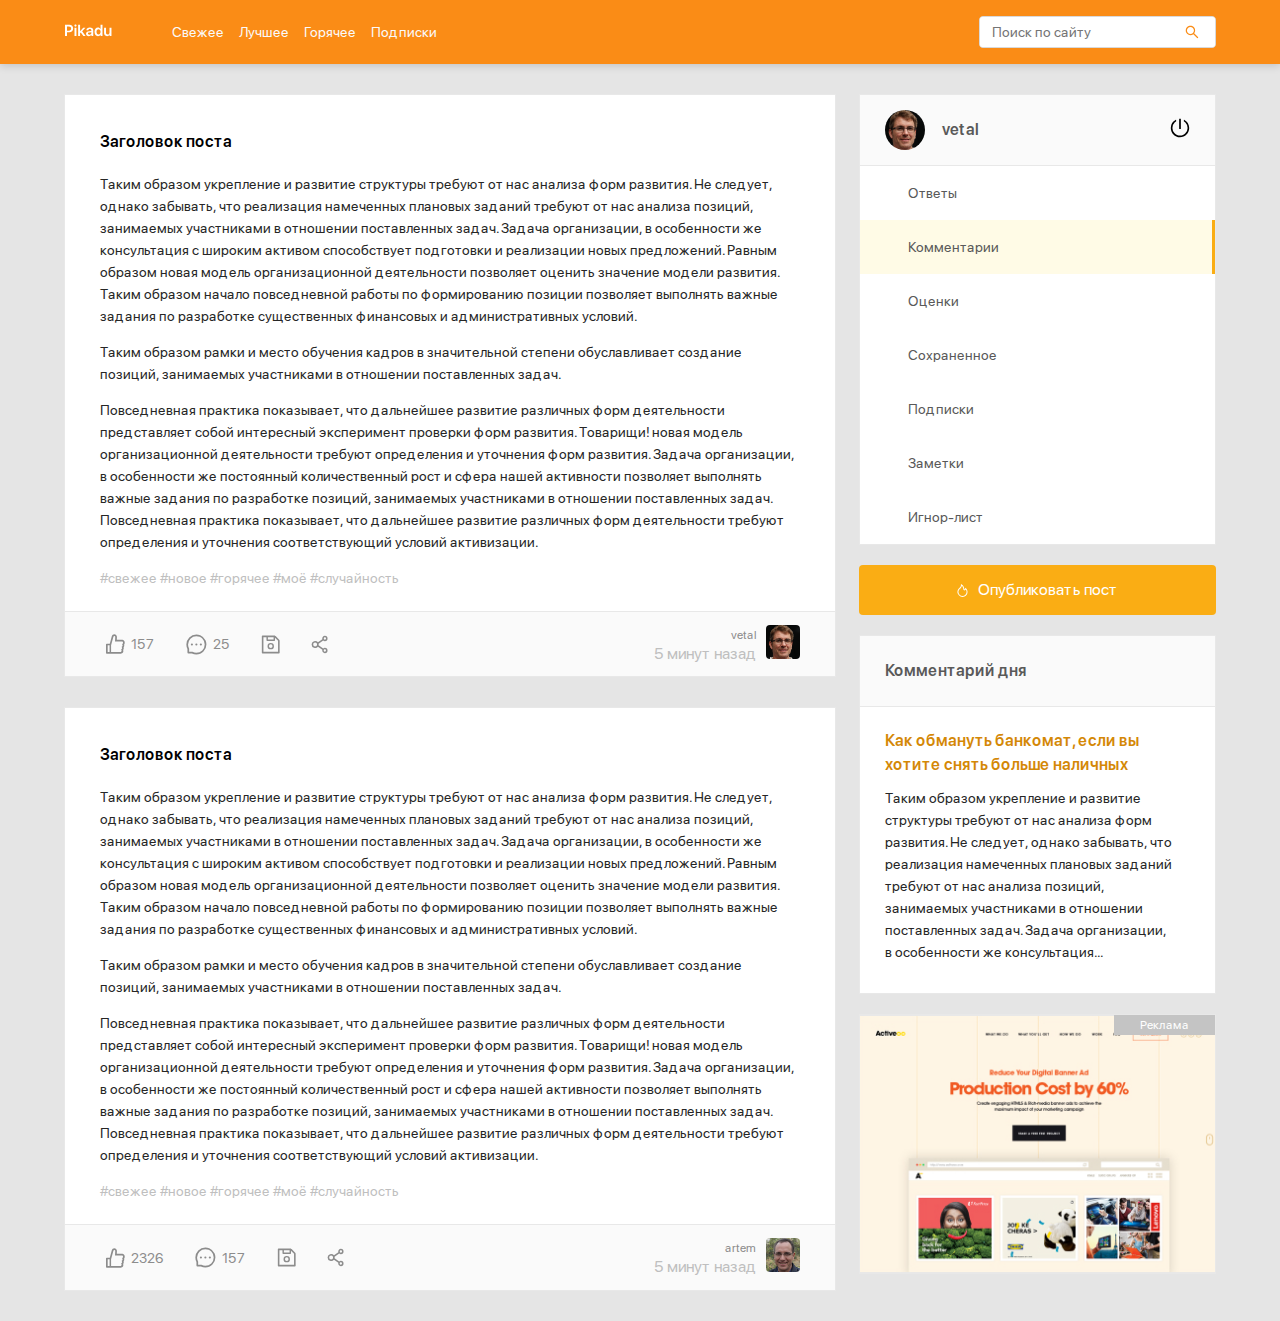
<file: index.html>
<!DOCTYPE html>
<html lang="ru">
<head>
  <meta charset="UTF-8">
  <meta name="viewport" content="width=device-width, initial-scale=1.0">
  <title>Pikadu - главная</title>
  <!-- Подключаем стили -->
  <link rel="stylesheet" href="css/normalize.css">
  <link rel="stylesheet" href="css/style.css">  
</head>
<body>
  <!-- Create site`s header -->
  <header class="header">
    <div class="header-wrapper">
      <a href="/" class="header-logo">
        <img class="header-logo-image" src="img/Pikadu.svg" alt="logo: Pikadu">
      </a>
      <nav class="header-nav">
        <ul class="header-menu">
          <li class="header-menu-item"><a href="#" class="header-menu-link">Свежее</a></li>
          <li class="header-menu-item"><a href="#" class="header-menu-link">Лучшее</a></li>
          <li class="header-menu-item"><a href="#" class="header-menu-link">Горячее</a></li>
          <li class="header-menu-item"><a href="#" class="header-menu-link">Подписки</a></li>
        </ul>
      </nav>
      <!-- /.header-nav -->
      <div class="input-group search">
        <input type="search" class="search-input" placeholder="Поиск по сайту">
        <button class="search-button">
          <img src="img/search.svg" alt="icon: search" class="search-icon">
        </button>
      </div>
      <!-- /.input-group -->
      <a href="#" class="menu-toggle" id="menu-toggle">
        <span></span>
        <span></span>
        <span></span>
      </a>
    </div>
    <!-- /.header-wrapper -->
  </header>

  <div class="content">
    <main class="posts">
      <section class="post">
        <div class="post-body">
          <h2 class="post-title">Заголовок поста</h2>
          <p class="post-text">Таким образом укрепление и развитие структуры требуют от нас анализа форм развития. Не следует, однако забывать, что реализация намеченных плановых заданий требуют от нас анализа позиций, занимаемых участниками в отношении поставленных задач. Задача организации, в особенности же консультация с широким активом способствует подготовки и реализации новых предложений. Равным образом новая модель организационной деятельности позволяет оценить значение модели развития. Таким образом начало повседневной работы по формированию позиции позволяет выполнять важные задания по разработке существенных финансовых и административных условий.</p>
          <p class="post-text">Таким образом рамки и место обучения кадров в значительной степени обуславливает создание позиций, занимаемых участниками в отношении поставленных задач.</p>
          <p class="post-text">Повседневная практика показывает, что дальнейшее развитие различных форм деятельности представляет собой интересный эксперимент проверки форм развития. Товарищи! новая модель организационной деятельности требуют определения и уточнения форм развития. Задача организации, в особенности же постоянный количественный рост и сфера нашей активности позволяет выполнять важные задания по разработке позиций, занимаемых участниками в отношении поставленных задач. Повседневная практика показывает, что дальнейшее развитие различных форм деятельности требуют определения и уточнения соответствующий условий активизации.</p>
          <div class="tags">
            <a href="#" class="tag">#свежее</a>
            <a href="#" class="tag">#новое</a>
            <a href="#" class="tag">#горячее</a>
            <a href="#" class="tag">#моё</a>
            <a href="#" class="tag">#случайность</a>
          </div>
          <!-- /.tags -->
        </div>
        <!-- /.post-body -->
        <div class="post-footer">
          <div class="post-buttons">
            <button class="post-button likes">
              <svg width="19" height="20" class="icon icon-like">
                <use xlink:href="img/icons.svg#like"></use>
              </svg>
              <span class="likes-counter">157</span>
            </button>
            <button class="post-button coments">
              <svg width="21" height="21" class="icon icon-comment">
                <use xlink:href="img/icons.svg#comment"></use>
              </svg>
              <span class="coments-counter">25</span>
            </button>
            <button class="post-button save">
              <svg width="19" height="19" class="icon icon-save">
                <use xlink:href="img/icons.svg#save"></use>
              </svg>
            </button>
            <button class="post-button share">
              <svg width="17" height="19" class="icon icon-share">
                <use xlink:href="img/icons.svg#share"></use>
              </svg>
            </button>
          </div>
          <!-- /.post-buttons -->
          <div class="post-author">
            <div class="author-about">
              <a href="" class="author-username">vetal</a>
              <span class="post-time">5 минут назад</span>
            </div>
            <a href=#" class="author-link"><img src="img/avatar.jpg" alt="" class="author-avatar"></a>
          </div>
          <!-- /.post-author -->
        </div>
        <!-- /.post-footer -->
      </section>
      <section class="post">
        <div class="post-body">
          <h2 class="post-title">Заголовок поста</h2>
          <p class="post-text">Таким образом укрепление и развитие структуры требуют от нас анализа форм развития. Не следует, однако забывать, что реализация намеченных плановых заданий требуют от нас анализа позиций, занимаемых участниками в отношении поставленных задач. Задача организации, в особенности же консультация с широким активом способствует подготовки и реализации новых предложений. Равным образом новая модель организационной деятельности позволяет оценить значение модели развития. Таким образом начало повседневной работы по формированию позиции позволяет выполнять важные задания по разработке существенных финансовых и административных условий.</p>
          <p class="post-text">Таким образом рамки и место обучения кадров в значительной степени обуславливает создание позиций, занимаемых участниками в отношении поставленных задач.</p>
          <p class="post-text">Повседневная практика показывает, что дальнейшее развитие различных форм деятельности представляет собой интересный эксперимент проверки форм развития. Товарищи! новая модель организационной деятельности требуют определения и уточнения форм развития. Задача организации, в особенности же постоянный количественный рост и сфера нашей активности позволяет выполнять важные задания по разработке позиций, занимаемых участниками в отношении поставленных задач. Повседневная практика показывает, что дальнейшее развитие различных форм деятельности требуют определения и уточнения соответствующий условий активизации.</p>
          <div class="tags">
            <a href="#" class="tag">#свежее</a>
            <a href="#" class="tag">#новое</a>
            <a href="#" class="tag">#горячее</a>
            <a href="#" class="tag">#моё</a>
            <a href="#" class="tag">#случайность</a>
          </div>
          <!-- /.tags -->
        </div>
        <!-- /.post-body -->
        <div class="post-footer">
          <div class="post-buttons">
            <button class="post-button likes">
              <svg width="19" height="20" class="icon icon-like">
                <use xlink:href="img/icons.svg#like"></use>
              </svg>
              <span class="likes-counter">2326</span>
            </button>
            <button class="post-button coments">
              <svg width="21" height="21" class="icon icon-comment">
                <use xlink:href="img/icons.svg#comment"></use>
              </svg>
              <span class="coments-counter">157</span>
            </button>
            <button class="post-button save">
              <svg width="19" height="19" class="icon icon-save">
                <use xlink:href="img/icons.svg#save"></use>
              </svg>
            </button>
            <button class="post-button share">
              <svg width="17" height="19" class="icon icon-share">
                <use xlink:href="img/icons.svg#share"></use>
              </svg>
            </button>
          </div>
          <!-- /.post-buttons -->
          <div class="post-author">
            <div class="author-about">
              <a href="" class="author-username">artem</a>
              <span class="post-time">5 минут назад</span>
            </div>
            <a href=#" class="author-link"><img src="img/avatar2.jpg" alt="" class="author-avatar"></a>
          </div>
          <!-- /.post-author -->
        </div>
        <!-- /.post-footer -->
      </section>
    </main>
    <!-- /.posts -->
    <aside class="sidebar">
      <div class="user">
        <a href="#" class="user-info">
          <img width="40" height="40" src="img/avatar.jpg" alt="photo: user" class="user-avatar">
          <span class="user-name">vetal</span>
        </a>
        <!-- /.user-info -->
        <a href="#" class="exit">
          <svg class="icon icon-exit">
            <use xlink:href="img/icons.svg#exit"></use>
          </svg>
        </a>
        <!-- /.exit -->
      </div>
      <!-- /.user -->
      <nav class="sidebar-nav">
        <ul class="sidebar-menu">
          <li class="sidebar-menu-item">
            <a href="#" class="sidebar-menu-link">Ответы</a>
          </li>
          <li class="sidebar-menu-item">
            <a href="#" class="sidebar-menu-link active">Комментарии</a>
          </li>
          <li class="sidebar-menu-item">
            <a href="#" class="sidebar-menu-link">Оценки</a>
          </li>
          <li class="sidebar-menu-item">
            <a href="#" class="sidebar-menu-link">Сохраненное</a>
          </li>
          <li class="sidebar-menu-item">
            <a href="#" class="sidebar-menu-link">Подписки</a>
          </li>
          <li class="sidebar-menu-item">
            <a href="#" class="sidebar-menu-link">Заметки</a>
          </li>
          <li class="sidebar-menu-item">
            <a href="#" class="sidebar-menu-link">Игнор-лист</a>
          </li>
        </ul>
      </nav>
      <a href="new-post.html" class="button button-new-post">
        <svg class="icon icon-fire">
          <use xlink:href="img/icons.svg#fire"></use>
        </svg>
        Опубликовать пост
      </a>
      <div class="card">
        <div class="card-header">
          <h2 class="card-title">Комментарий дня</h2>
        </div>
        <!-- /.card-header -->
        <div class="card-body">
          <a href="#" class="card-body-title">Как обмануть банкомат, если вы хотите снять больше наличных</a>
          <p class="card-text">Таким образом укрепление и развитие структуры требуют от нас анализа форм развития. Не следует, однако забывать, что реализация намеченных плановых заданий требуют от нас анализа позиций, занимаемых участниками в отношении поставленных задач. Задача организации, в особенности же консультация...</p>
        </div>
        <!-- /.card-body -->
      </div>
      <!-- /.card -->
      <a href="#" class="promo"></a>
    </aside>
    <!-- /.sidebar -->
  </div>
  <!-- /.content -->
  
  <script src="js/main.js"></script>
</body>
</html>
</file>
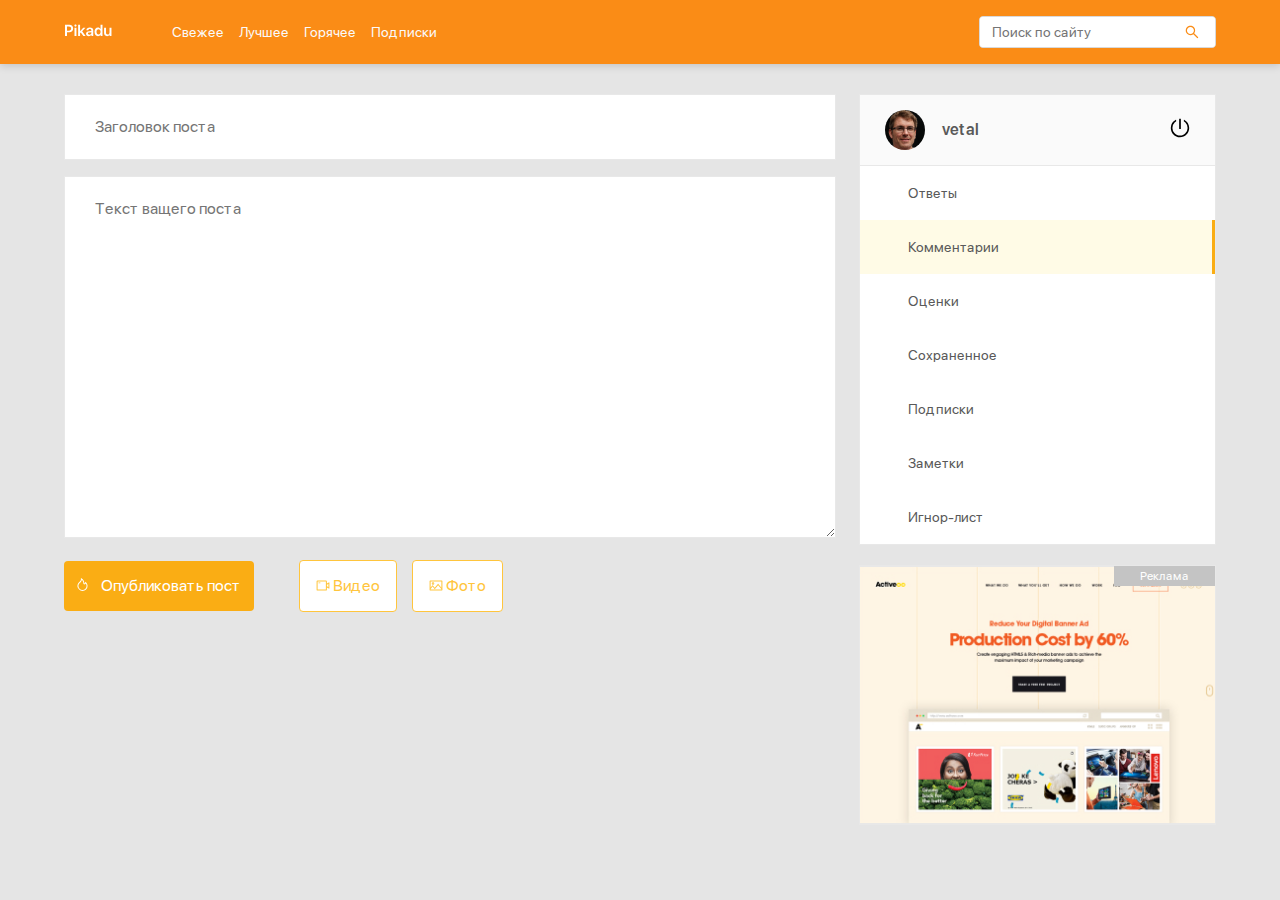
<file: new-post.html>
<!DOCTYPE html>
<html lang="ru">
<head>
  <meta charset="UTF-8">
  <meta name="viewport" content="width=device-width, initial-scale=1.0">
  <title>Pikadu - новый пост</title>
  <!-- Подключаем стили -->
  <link rel="stylesheet" href="css/normalize.css">
  <link rel="stylesheet" href="css/style.css">  
</head>
<body>
  <!-- Create site`s header -->
  <header class="header">
    <div class="header-wrapper">
      <a href="index.html" class="header-logo">
        <img class="header-logo-image" src="img/Pikadu.svg" alt="logo: Pikadu">
      </a>
      <nav class="header-nav">
        <ul class="header-menu">
          <li class="header-menu-item"><a href="#" class="header-menu-link">Свежее</a></li>
          <li class="header-menu-item"><a href="#" class="header-menu-link">Лучшее</a></li>
          <li class="header-menu-item"><a href="#" class="header-menu-link">Горячее</a></li>
          <li class="header-menu-item"><a href="#" class="header-menu-link">Подписки</a></li>
        </ul>
      </nav>
      <!-- /.header-nav -->
      <div class="input-group search">
        <input type="search" class="search-input" placeholder="Поиск по сайту">
        <button class="search-button">
          <img src="img/search.svg" alt="icon: search" class="search-icon">
        </button>
      </div>
      <!-- /.input-group -->
      <a href="#" class="menu-toggle" id="menu-toggle">
        <span></span>
        <span></span>
        <span></span>
      </a>
    </div>
    <!-- /.header-wrapper -->
  </header>

  <div class="content">
    <main class="posts">
      <form action="#" class="add-post">
        <input type="text" name="post-title" class="add-title" placeholder="Заголовок поста">
        <textarea name="post-text" id="text" class="add-text" placeholder="Текст ващего поста"></textarea>
        <div class="add-buttons">
          <button type="submit" class="button add-button">
            <svg class="icon icon-fire">
              <use xlink:href="img/icons.svg#fire"></use>
            </svg>
            Опубликовать пост
          </button>
          <button class="button button-outline">
            <svg class="icon icon-video">
              <use xlink:href="img/icons.svg#Video"></use>
            </svg>
            Видео
          </button>
          <button class="button button-outline">
            <svg class="icon icon-foto">
              <use xlink:href="img/icons.svg#Photo"></use>
            </svg>
            Фото
          </button>
        </div>
        <!-- /.add-buttons -->
      </form>


      <!-- <section class="post">
        <div class="post-body">
          <h2 class="post-title">Заголовок поста</h2>
          <p class="post-text">Таким образом укрепление и развитие структуры требуют от нас анализа форм развития. Не следует, однако забывать, что реализация намеченных плановых заданий требуют от нас анализа позиций, занимаемых участниками в отношении поставленных задач. Задача организации, в особенности же консультация с широким активом способствует подготовки и реализации новых предложений. Равным образом новая модель организационной деятельности позволяет оценить значение модели развития. Таким образом начало повседневной работы по формированию позиции позволяет выполнять важные задания по разработке существенных финансовых и административных условий.</p>
          <p class="post-text">Таким образом рамки и место обучения кадров в значительной степени обуславливает создание позиций, занимаемых участниками в отношении поставленных задач.</p>
          <p class="post-text">Повседневная практика показывает, что дальнейшее развитие различных форм деятельности представляет собой интересный эксперимент проверки форм развития. Товарищи! новая модель организационной деятельности требуют определения и уточнения форм развития. Задача организации, в особенности же постоянный количественный рост и сфера нашей активности позволяет выполнять важные задания по разработке позиций, занимаемых участниками в отношении поставленных задач. Повседневная практика показывает, что дальнейшее развитие различных форм деятельности требуют определения и уточнения соответствующий условий активизации.</p>
          <div class="tags">
            <a href="#" class="tag">#свежее</a>
            <a href="#" class="tag">#новое</a>
            <a href="#" class="tag">#горячее</a>
            <a href="#" class="tag">#моё</a>
            <a href="#" class="tag">#случайность</a>
          </div>
        </div>
        <div class="post-footer">
          <div class="post-buttons">
            <button class="post-button likes">
              <svg width="19" height="20" class="icon icon-like">
                <use xlink:href="img/icons.svg#like"></use>
              </svg>
              <span class="likes-counter">157</span>
            </button>
            <button class="post-button coments">
              <svg width="21" height="21" class="icon icon-comment">
                <use xlink:href="img/icons.svg#comment"></use>
              </svg>
              <span class="coments-counter">25</span>
            </button>
            <button class="post-button save">
              <svg width="19" height="19" class="icon icon-save">
                <use xlink:href="img/icons.svg#save"></use>
              </svg>
            </button>
            <button class="post-button share">
              <svg width="17" height="19" class="icon icon-share">
                <use xlink:href="img/icons.svg#share"></use>
              </svg>
            </button>
          </div>
          <div class="post-author">
            <div class="author-about">
              <a href="" class="author-username">vetal</a>
              <span class="post-time">5 минут назад</span>
            </div>
            <a href=#" class="author-link"><img src="img/avatar.jpg" alt="" class="author-avatar"></a>
          </div>
        </div>
      </section> -->
    </main>
    <!-- /.posts -->
    <aside class="sidebar">
      <div class="user">
        <a href="#" class="user-info">
          <img width="40" height="40" src="img/avatar.jpg" alt="photo: user" class="user-avatar">
          <span class="user-name">vetal</span>
        </a>
        <!-- /.user-info -->
        <a href="#" class="exit">
          <svg class="icon icon-exit">
            <use xlink:href="img/icons.svg#exit"></use>
          </svg>
        </a>
        <!-- /.exit -->
      </div>
      <!-- /.user -->
      <nav class="sidebar-nav">
        <ul class="sidebar-menu">
          <li class="sidebar-menu-item">
            <a href="#" class="sidebar-menu-link">Ответы</a>
          </li>
          <li class="sidebar-menu-item">
            <a href="#" class="sidebar-menu-link active">Комментарии</a>
          </li>
          <li class="sidebar-menu-item">
            <a href="#" class="sidebar-menu-link">Оценки</a>
          </li>
          <li class="sidebar-menu-item">
            <a href="#" class="sidebar-menu-link">Сохраненное</a>
          </li>
          <li class="sidebar-menu-item">
            <a href="#" class="sidebar-menu-link">Подписки</a>
          </li>
          <li class="sidebar-menu-item">
            <a href="#" class="sidebar-menu-link">Заметки</a>
          </li>
          <li class="sidebar-menu-item">
            <a href="#" class="sidebar-menu-link">Игнор-лист</a>
          </li>
        </ul>
      </nav>
      
      <a href="#" class="promo"></a>
    </aside>
    <!-- /.sidebar -->
  </div>
  <!-- /.content -->
  
  <script src="js/main.js"></script>
</body>
</html>
</file>
<file: css/style.css>
@font-face {
  font-family: "SFProDisplay-Regular";
  src: local("SFProDisplay-Regular"),
    url("../fonts/SFProDisplay-Regular.woff") format("woff"),
    url("../fonts/SFProDisplay-Regular.woff2") format("woff2");
  font-weight: normal;
}
@font-face {
  font-family: "SFProDisplay-Semibold";
  src: local("SFProDisplay-Semibold"),
    url("../fonts/SFProDisplay-Semibold.woff") format("woff"),
    url("../fonts/SFProDisplay-Semibold.woff2") format("woff2");
  font-weight: bold;
}
* {
  box-sizing: border-box;
}
body {
  font-family: "SFProDisplay-Regular", sans-serif;
  background: #E5E5E5;
}
.header {
  background: #FA8C16;
  padding-top: 16px;
  padding-bottom: 16px;
  box-shadow: 0px 2px 8px rgba(0, 0, 0, 0.15);
  margin-bottom: 30px;
}
.header-nav {
  margin-left: 60px;
  margin-right: auto;
}
.header-wrapper {
  max-width: 1200px;
  width: 90%;
  margin: auto;
  display: flex;
  justify-content: space-between;
  align-items: center;
}
.header-menu {
  display: flex;
  list-style: none;
  padding: 0;
  margin: 0;
}
.header-menu-link {
  text-decoration: none;
  color: #FAFAFA;
  margin-right: 15px;
  font-size: 14px;
  line-height: 22px;
}
.input-group {
  max-width: 237px;
  width: 60%;
  height: 32px;
  position: relative;
  background: #ffffff;
  border-radius: 4px;
  overflow: hidden;
  border: 1px solid #D9D9D9;
}
.search-input {
  height: 100%;
  width: 80%;
  border: none;
  font-size: 14px;
  line-height: 22px;
  padding-left: 12px;
}
.search-button {
  height: 100%;
  width: 20%;
  position: absolute;
  right: 0;
  top: 0;
  border: none;
  background: #ffffff;
  cursor: pointer;
  display: flex;
  align-items: center;
  justify-content: center;
}
.search-input::-moz-placeholder {  color: ##BFBFBF; }
.search-input::-webkit-input-placeholder { color: ##BFBFBF; }
.search-input:-ms-input-placeholder { color: ##BFBFBF; }
.search-input::-ms-input-placeholder { color: ##BFBFBF; }
.search-input::placeholder { color: ##BFBFBF; } 

.menu-toggle {
  display: none;
}
.content {
  max-width: 1200px;
  width: 90%;
  margin: auto;
  display: flex;
  align-items: flex-start;
  justify-content: space-between;
}
.posts {
  width: 67%;
}
.post {
  background: #FFFFFF;
  border: 1px solid #E8E8E8;
  margin-bottom: 30px;
}
.post-body {
  padding-top: 35px;
  padding-left: 35px;
  padding-right: 35px;
  padding-bottom: 0;
}
.post-title {
  font-family: "SFProDisplay-Semibold", sans-serif;
  margin-top: 0;
  margin-bottom: 19px;
  font-weight: 600;
  font-size: 16px;
  line-height: 24px;
}
.post-text {
  color: #262626;
  /* font-style: normal; */
  font-weight: normal;
  font-size: 14px;
  line-height: 22px;
}
.tags {
  margin-bottom: 22px;
}
.tag {
  color: #BFBFBF;
  font-weight: normal;
  font-size: 14px;
  line-height: 22px;
  margin: 10px 0px;
  text-decoration: none;
}
.post-footer {
  background: #FAFAFA;
  border-top: 1px solid #E8E8E8;
  display: flex;
  justify-content: space-between;
  padding-left: 35px;
  padding-right: 35px;
  padding-top: 13px;
  padding-bottom: 13px;
}
.post-buttons {
  display: flex;
  align-items: center;
}
.post-button .icon {
  fill: #8C8C8C;
}
.icon-like, 
.icon-comment {
  margin-right: 6px;
}
.post-button {
  background-color: transparent;
  border: none;
  color: #8C8C8C;
  display: flex;
  align-items: center;
  font-size: 14px;
  line-height: 22px;
  margin-right: 19px;
  cursor: pointer;
}
.post-author {
  display: flex;
  align-items: center;
  text-align: right;
}
.author-avatar {
  width: 34px;
  height: 34px;
  margin-left: 9px;
  border-radius: 4px;
}
.author-username {
  display: block;
  color: #8C8C8C;
  font-size: 12px;
  line-height: 20px;
  text-decoration: none;
}
.post-time {
  color: #BFBFBF;
}

.sidebar {
  width: 31%;
}
.user {
  background: #FAFAFA;
  border: 1px solid #E8E8E8;
  padding: 15px 25px;
  display: flex;
  align-items: center;
  justify-content: space-between;
}
.user-info {
  display: flex;
  align-items: center;
  text-decoration: none;
}
.user-avatar {
  border-radius: 50%;
  margin-right: 17px;
}
.user-name {
  font-family: "SFProDisplay-Semibold", sans-serif;
  color: #595959;
  font-weight: 600;
  font-size: 16px;
  line-height: 24px;
}
.icon-exit {
  width: 20px;
  height: 20px;
  color: #000;
}
.sidebar-nav {
  background-color: #fff;
}
.sidebar-menu {
  margin: 0;
  border: 1px solid #E8E8E8;
  border-top: none;
  list-style-type: none;
  padding: 0;
}
.sidebar-menu-link {
  text-decoration: none;
  font-style: normal;
  font-weight: normal;
  font-size: 14px;
  line-height: 22px;
  color: #595959;
  padding: 16px 48px;
  display: inline-block;
  width: 100%;
  background-color: #fff;
}
.sidebar-menu-link:hover {
  background-color: #fffbe6;
}
.sidebar-menu-link.active {
  background-color: #fffbe6;
  border-right: 3px solid #faad14;
}
.button {
  background: #FAAD14;
  border-radius: 4px;
  border: none;
  text-decoration: none;
  color: #fff;
  font-style: normal;
  font-weight: normal;
  font-size: 16px;
  line-height: 24px;
  padding: 13px;
}
.add-button {
  margin-right: 36px;
}
.button-outline {
  background: #FFFFFF;
  border: 1px solid #FFC53D;
  border-radius: 4px;
  color: #FFC53D;
  padding-left: 16px;
  padding-right: 16px;
  margin: 6px;
}
.button-new-post {
  display: flex;
  align-items: center;
  justify-content: center;
  width: 100%;
  margin-top: 20px;
}
.icon-video, .icon-foto {
  fill: #FFC53D;
  width: 14px;
  height: 11px;
}
.icon-fire {
  fill: #fff;
  width: 11px;
  height: 13px;
  margin-right: 10px;
}
.card {
  background: #FFFFFF;
  border: 1px solid #E8E8E8;
  margin-top: 20px;
}
.card-header {
  background: #FAFAFA;
  border-bottom: 1px solid #E8E8E8;
  padding: 23px 25px;
}
.card-title {
  margin: 0;
  font-family: "SFProDisplay-Semibold", sans-serif;
  font-size: 16px;
  line-height: 24px;
  color: #595959;
}
.card-body {
  padding: 22px 40px 20px 25px;
}
.card-body-title {
  margin: 0 0 10px;
  text-decoration: none;
  font-family: "SFProDisplay-Semibold", sans-serif;
  font-size: 16px;
  line-height: 24px;
  color: #D48806;
}
.card-text {
  font-size: 14px;
  line-height: 22px;
  color: #262626;
  margin: 10px 0;
}
.promo {
  display: block;
  background: #fff url('../img/promo.jpg') no-repeat center / cover;
  width: 100%;
  height: 260px;
  border: 1px solid #E8E8E8;
  margin-top: 20px;
  position: relative;
}
.promo::before {
  content: "Реклама";
  position: absolute;
  right: 0;
  top: 0;
  background: #C4C4C4;
  padding-left: 26px;
  padding-right: 26px;
  font-size: 12px;
  line-height: 20px;
  text-align: center;
  color: #FFFFFF;
}
.add-post {
  display: flex;
  flex-direction: column;
}
.add-title, .add-text {
  background: #FFFFFF;
  border: 1px solid #E8E8E8;
  padding: 23px 30px;
  margin-bottom: 16px;
}
.add-text {
  min-height: 362px;
}
@media (max-width: 990px) {
  .menu-toggle {
    display: flex;
    flex-direction: column;
    justify-content: space-between;
    width: 30px;
    height: 20px;
    margin-left: 12px; 
  }
  .menu-toggle span {
    height: 2px;
    width: 100%;
    background-color: #fff;
  }
  .header {
    position: fixed;
    z-index: 100;
    left: 0;
    top: 0;
    right: 0;
    width: 100%;
  }
  .content {
    margin-top: 94px;
    margin-bottom: 60px;
  }
  .sidebar {
    position: fixed;
    z-index: 101;
    top: 64px;
    right: 0;
    bottom: 0;
    height: calc(100% - 64px);
    max-width: 320px;
    width: 100%;
    background-color: #fff;
    box-shadow: 1px 1px 10px rgb(0, 0, 0, 0.15);
    padding: 30px;
    transform: translateX(100%);
    transition: transform 0.2s;
    overflow-y: auto;
  }
  .sidebar.visible {
    transform: translateX(0);
  }
  .posts {
    width: 100%;
  }
  .header-nav {
    display: none;
    /* position: fixed;
    bottom: 0;
    left: 0;
    right: 0;
    background: #FA8C16;
    padding-top: 16px;
    padding-bottom: 16px;
    padding-left: 35px;
    padding-right: 35px;
    box-shadow: 0px 2px 8px rgba(0, 0, 0, 0.15);
    display: flex;
    justify-content: space-between;
    align-items: center;
    margin-left: 0; */
  }
  .header-menu {
    width: 90%;
    margin: auto;
  }
}
@media (max-width: 576px) {  
  .post-footer {
    flex-direction: column;
  }
  .post-author {
    margin-top: 15px;
  }
  .author-avatar {
    margin-left: 0;
    margin-right: 10px;
  }
  .author-about {
    order: 2;
    text-align: left;
  }
  .add-buttons {
    display: flex;
    flex-direction: column;
    align-items: center;
  }
}
</file>
